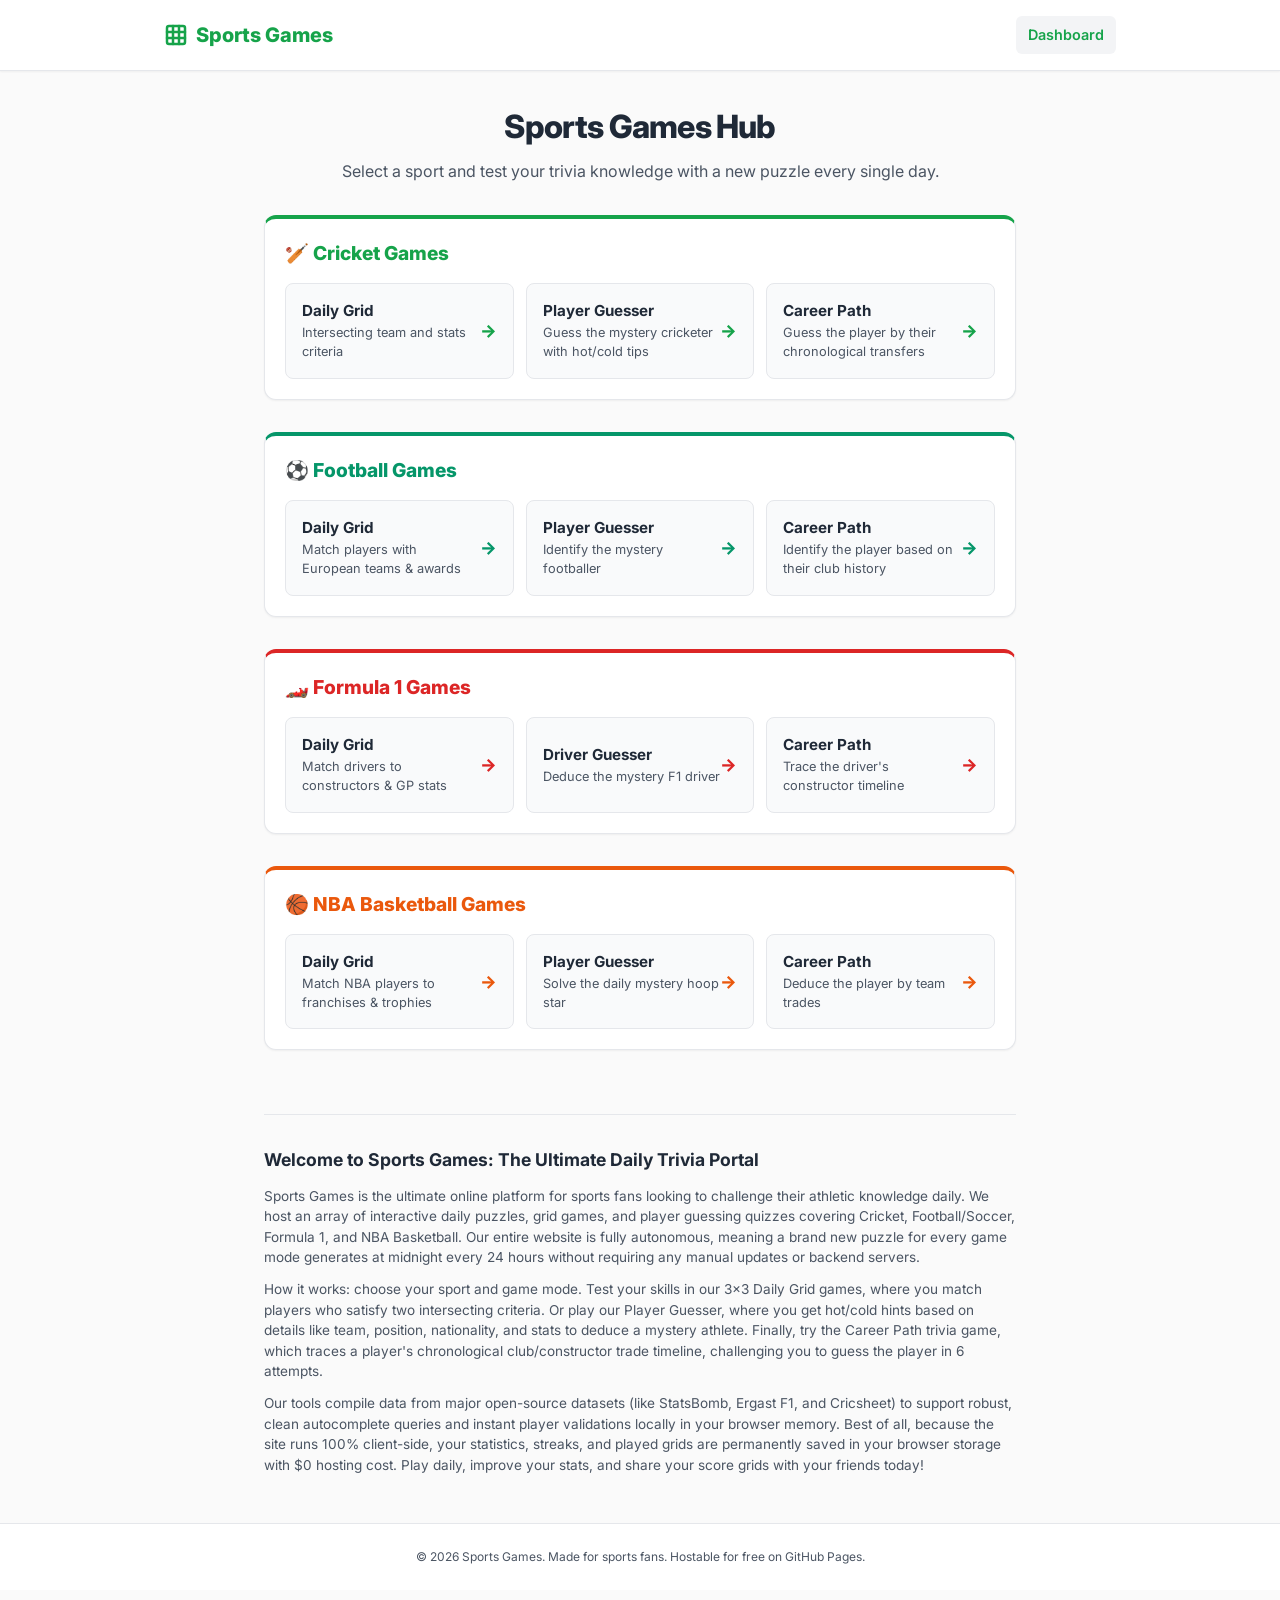
<file: index.html>
<!DOCTYPE html>
<html lang="en">
<head>
  <meta charset="UTF-8">
  <meta name="viewport" content="width=device-width, initial-scale=1.0">
  <title>Sports Games - Daily Sports Puzzles & Quizzes Portal</title>
  <meta name="description" content="Play daily sports games, grids, and trivia quizzes. Covers Cricket, Football/Soccer, Formula 1, and NBA Basketball. Fully autonomous daily puzzles.">
  <link rel="canonical" href="https://sports-games.github.io/" />
  <link rel="shortcut icon" href="favicon.svg" type="image/svg+xml">
  <link rel="stylesheet" href="style.css">
  <link rel="preconnect" href="https://fonts.googleapis.com">
  <link rel="preconnect" href="https://fonts.gstatic.com" crossorigin>
  <link href="https://fonts.googleapis.com/css2?family=Inter:wght@400;600;700;800&display=swap" rel="stylesheet">
</head>
<body>

  <header>
    <div class="nav-container">
      <a href="index.html" class="logo">
        <svg width="24" height="24" viewBox="0 0 24 24" fill="none" stroke="currentColor" stroke-width="2.5" stroke-linecap="round" stroke-linejoin="round"><rect x="3" y="3" width="18" height="18" rx="2" ry="2"></rect><line x1="9" y1="3" x2="9" y2="21"></line><line x1="15" y1="3" x2="15" y2="21"></line><line x1="3" y1="9" x2="21" y2="9"></line><line x1="3" y1="15" x2="21" y2="15"></line></svg>
        Sports Games
      </a>
      <nav class="nav-links">
        <a href="index.html" class="nav-link active">Dashboard</a>
      </nav>
    </div>
  </header>

  <main>
    <h1>Sports Games Hub</h1>
    <div class="subtitle">Select a sport and test your trivia knowledge with a new puzzle every single day.</div>

    <div class="sports-hub-container">
      
      <!-- Cricket Section -->
      <section class="sport-section cricket-section">
        <h2>🏏 Cricket Games</h2>
        <div class="game-modes-list">
          <a href="grid.html?sport=cricket" class="game-mode-card">
            <div class="game-mode-info">
              <h3>Daily Grid</h3>
              <p>Intersecting team and stats criteria</p>
            </div>
            <span class="play-arrow">&rarr;</span>
          </a>
          <a href="guesser.html?sport=cricket" class="game-mode-card">
            <div class="game-mode-info">
              <h3>Player Guesser</h3>
              <p>Guess the mystery cricketer with hot/cold tips</p>
            </div>
            <span class="play-arrow">&rarr;</span>
          </a>
          <a href="career.html?sport=cricket" class="game-mode-card">
            <div class="game-mode-info">
              <h3>Career Path</h3>
              <p>Guess the player by their chronological transfers</p>
            </div>
            <span class="play-arrow">&rarr;</span>
          </a>
        </div>
      </section>

      <!-- Football Section -->
      <section class="sport-section football-section">
        <h2>⚽ Football Games</h2>
        <div class="game-modes-list">
          <a href="grid.html?sport=football" class="game-mode-card">
            <div class="game-mode-info">
              <h3>Daily Grid</h3>
              <p>Match players with European teams & awards</p>
            </div>
            <span class="play-arrow">&rarr;</span>
          </a>
          <a href="guesser.html?sport=football" class="game-mode-card">
            <div class="game-mode-info">
              <h3>Player Guesser</h3>
              <p>Identify the mystery footballer</p>
            </div>
            <span class="play-arrow">&rarr;</span>
          </a>
          <a href="career.html?sport=football" class="game-mode-card">
            <div class="game-mode-info">
              <h3>Career Path</h3>
              <p>Identify the player based on their club history</p>
            </div>
            <span class="play-arrow">&rarr;</span>
          </a>
        </div>
      </section>

      <!-- F1 Section -->
      <section class="sport-section f1-section">
        <h2>🏎️ Formula 1 Games</h2>
        <div class="game-modes-list">
          <a href="grid.html?sport=f1" class="game-mode-card">
            <div class="game-mode-info">
              <h3>Daily Grid</h3>
              <p>Match drivers to constructors & GP stats</p>
            </div>
            <span class="play-arrow">&rarr;</span>
          </a>
          <a href="guesser.html?sport=f1" class="game-mode-card">
            <div class="game-mode-info">
              <h3>Driver Guesser</h3>
              <p>Deduce the mystery F1 driver</p>
            </div>
            <span class="play-arrow">&rarr;</span>
          </a>
          <a href="career.html?sport=f1" class="game-mode-card">
            <div class="game-mode-info">
              <h3>Career Path</h3>
              <p>Trace the driver's constructor timeline</p>
            </div>
            <span class="play-arrow">&rarr;</span>
          </a>
        </div>
      </section>

      <!-- NBA Section -->
      <section class="sport-section nba-section">
        <h2>🏀 NBA Basketball Games</h2>
        <div class="game-modes-list">
          <a href="grid.html?sport=nba" class="game-mode-card">
            <div class="game-mode-info">
              <h3>Daily Grid</h3>
              <p>Match NBA players to franchises & trophies</p>
            </div>
            <span class="play-arrow">&rarr;</span>
          </a>
          <a href="guesser.html?sport=nba" class="game-mode-card">
            <div class="game-mode-info">
              <h3>Player Guesser</h3>
              <p>Solve the daily mystery hoop star</p>
            </div>
            <span class="play-arrow">&rarr;</span>
          </a>
          <a href="career.html?sport=nba" class="game-mode-card">
            <div class="game-mode-info">
              <h3>Career Path</h3>
              <p>Deduce the player by team trades</p>
            </div>
            <span class="play-arrow">&rarr;</span>
          </a>
        </div>
      </section>

    </div>

    <!-- SEO Content Footer -->
    <section class="seo-footer">
      <h2>Welcome to Sports Games: The Ultimate Daily Trivia Portal</h2>
      <p>Sports Games is the ultimate online platform for sports fans looking to challenge their athletic knowledge daily. We host an array of interactive daily puzzles, grid games, and player guessing quizzes covering Cricket, Football/Soccer, Formula 1, and NBA Basketball. Our entire website is fully autonomous, meaning a brand new puzzle for every game mode generates at midnight every 24 hours without requiring any manual updates or backend servers.</p>
      <p>How it works: choose your sport and game mode. Test your skills in our 3x3 Daily Grid games, where you match players who satisfy two intersecting criteria. Or play our Player Guesser, where you get hot/cold hints based on details like team, position, nationality, and stats to deduce a mystery athlete. Finally, try the Career Path trivia game, which traces a player's chronological club/constructor trade timeline, challenging you to guess the player in 6 attempts.</p>
      <p>Our tools compile data from major open-source datasets (like StatsBomb, Ergast F1, and Cricsheet) to support robust, clean autocomplete queries and instant player validations locally in your browser memory. Best of all, because the site runs 100% client-side, your statistics, streaks, and played grids are permanently saved in your browser storage with $0 hosting cost. Play daily, improve your stats, and share your score grids with your friends today!</p>
    </section>
  </main>

  <footer>
    &copy; 2026 Sports Games. Made for sports fans. Hostable for free on GitHub Pages.
  </footer>

</body>
</html>
</file>
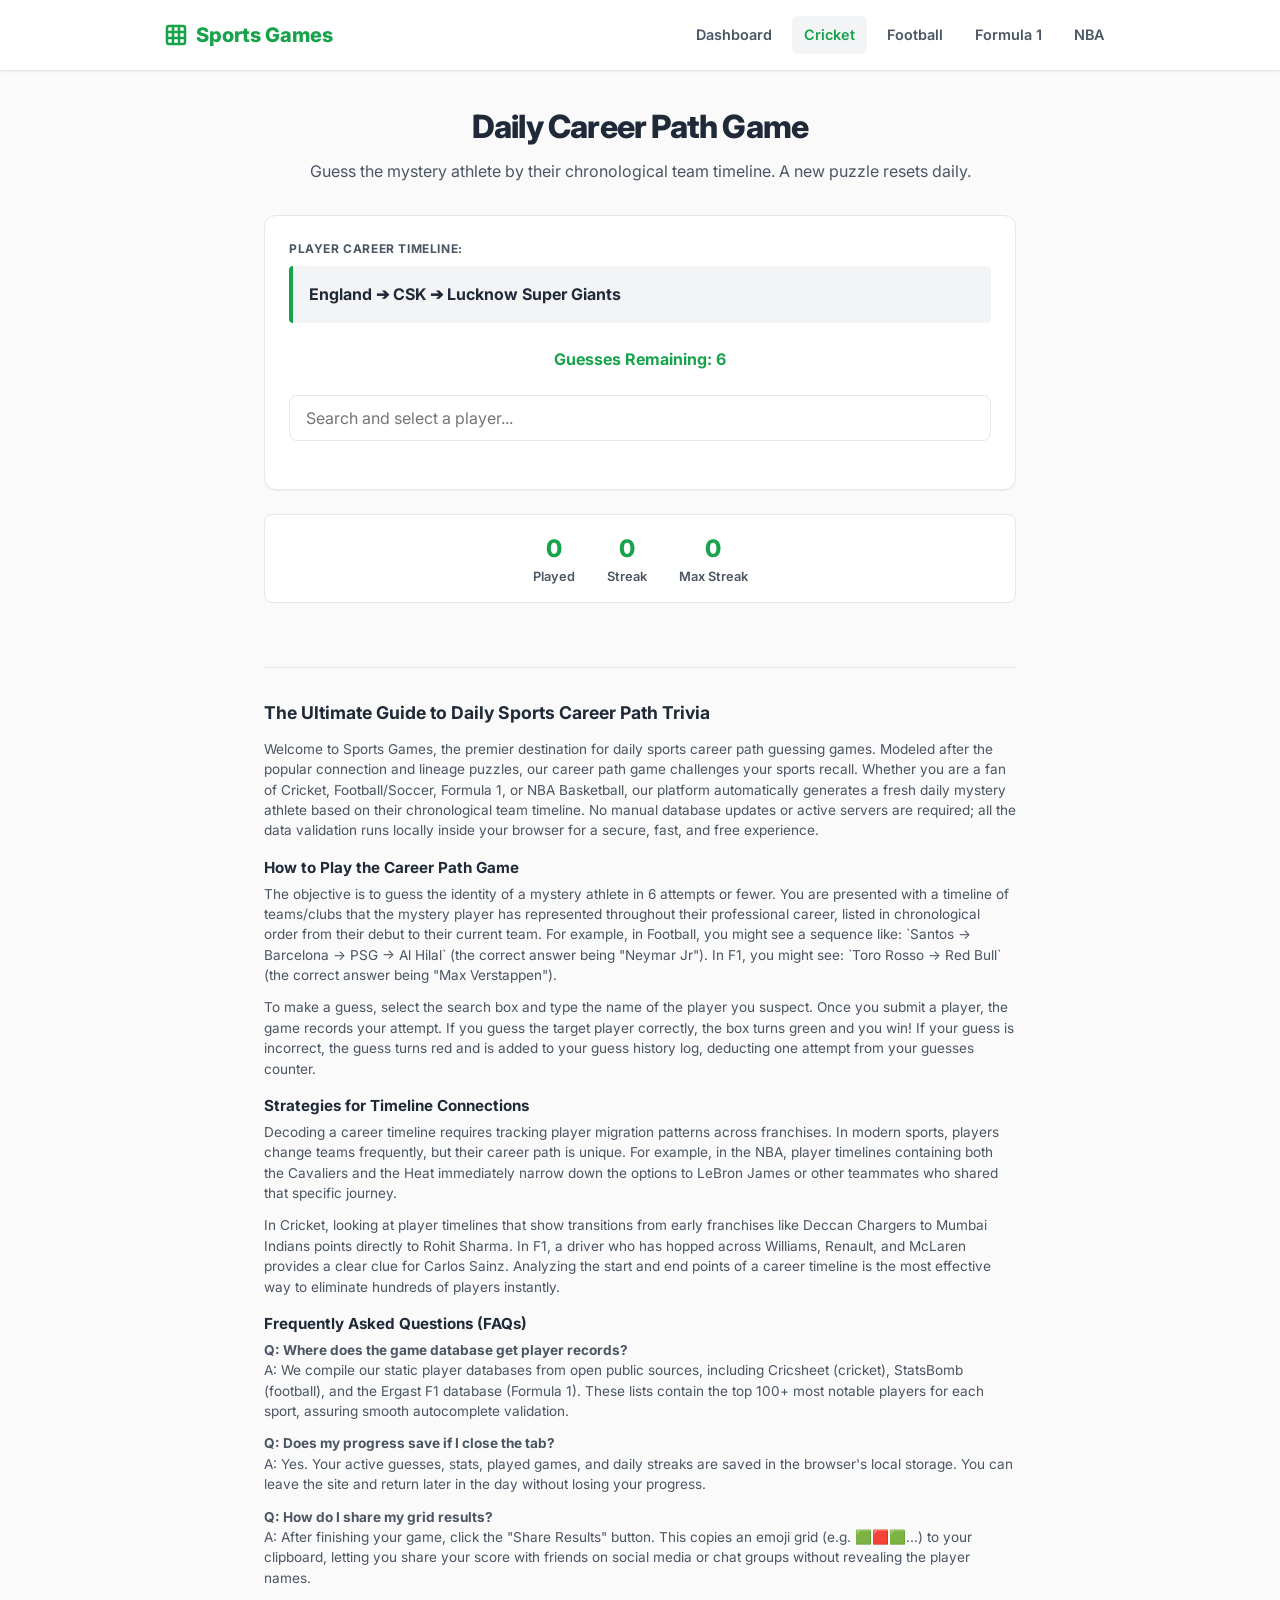
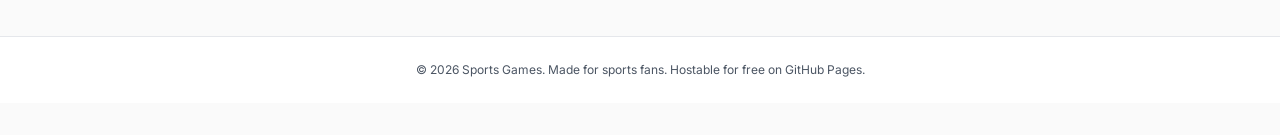
<file: career.html>
<!DOCTYPE html>
<html lang="en">
<head>
  <meta charset="UTF-8">
  <meta name="viewport" content="width=device-width, initial-scale=1.0">
  <title>Sports Games - Daily Career Path Guessing Game</title>
  <meta name="description" content="Play the daily sports career path trivia game. Guess the mystery player based on their chronological team transfer timeline. Fully autonomous daily puzzles.">
  <link rel="canonical" href="https://sports-games.github.io/career.html" />
  <link rel="shortcut icon" href="favicon.svg" type="image/svg+xml">
  <link rel="stylesheet" href="style.css">
  <link rel="preconnect" href="https://fonts.googleapis.com">
  <link rel="preconnect" href="https://fonts.gstatic.com" crossorigin>
  <link href="https://fonts.googleapis.com/css2?family=Inter:wght@400;600;700;800&display=swap" rel="stylesheet">
</head>
<body class="theme-cricket" id="body-theme">

  <header>
    <div class="nav-container">
      <a href="index.html" class="logo">
        <svg width="24" height="24" viewBox="0 0 24 24" fill="none" stroke="currentColor" stroke-width="2.5" stroke-linecap="round" stroke-linejoin="round"><rect x="3" y="3" width="18" height="18" rx="2" ry="2"></rect><line x1="9" y1="3" x2="9" y2="21"></line><line x1="15" y1="3" x2="15" y2="21"></line><line x1="3" y1="9" x2="21" y2="9"></line><line x1="3" y1="15" x2="21" y2="15"></line></svg>
        Sports Games
      </a>
      <nav class="nav-links">
        <a href="index.html" class="nav-link">Dashboard</a>
        <a href="career.html?sport=cricket" class="nav-link" id="nav-cricket">Cricket</a>
        <a href="career.html?sport=football" class="nav-link" id="nav-football">Football</a>
        <a href="career.html?sport=f1" class="nav-link" id="nav-f1">Formula 1</a>
        <a href="career.html?sport=nba" class="nav-link" id="nav-nba">NBA</a>
      </nav>
    </div>
  </header>

  <main>
    <h1 id="game-title">Daily Career Path Game</h1>
    <div class="subtitle">Guess the mystery athlete by their chronological team timeline. A new puzzle resets daily.</div>

    <div class="game-play-box">
      <!-- Clue Board -->
      <div style="font-weight: 700; color: var(--text-secondary); margin-bottom: 0.5rem; text-transform: uppercase; font-size: 0.75rem; letter-spacing: 0.05em;">
        Player Career Timeline:
      </div>
      <div class="clue-box" id="career-clue-box">
        <!-- Generated timeline string (e.g. Team A -> Team B -> Team C) -->
        Loading timeline...
      </div>

      <div style="font-weight: 700; color: var(--primary-accent); margin-bottom: 0.5rem; text-align: center;">
        Guesses Remaining: <span id="guesses-counter">6</span>
      </div>
      
      <!-- Input Area -->
      <div style="position: relative; margin-bottom: 1.5rem;">
        <input type="text" class="search-input" id="search-input" placeholder="Search and select a player..." autocomplete="off">
        <div class="autocomplete-results" id="autocomplete-list" style="position: absolute; width: 100%; z-index: 50;">
          <!-- Autocomplete results load here -->
        </div>
      </div>

      <!-- Guesses Log -->
      <div id="guesses-log" style="display: flex; flex-direction: column; gap: 0.5rem;">
        <!-- Rendered guesses list -->
      </div>
    </div>

    <!-- Stats & Streaks Dashboard -->
    <div class="game-stats">
      <div class="stat-box">
        <div class="stat-value" id="stat-played">0</div>
        <div class="stat-label">Played</div>
      </div>
      <div class="stat-box">
        <div class="stat-value" id="stat-streak">0</div>
        <div class="stat-label">Streak</div>
      </div>
      <div class="stat-box">
        <div class="stat-value" id="stat-max">0</div>
        <div class="stat-label">Max Streak</div>
      </div>
    </div>

    <!-- Share Results Container -->
    <div class="share-container" id="share-container" style="display: none;">
      <button class="share-btn" id="share-results-btn">
        <svg width="18" height="18" viewBox="0 0 24 24" fill="none" stroke="currentColor" stroke-width="2" stroke-linecap="round" stroke-linejoin="round"><circle cx="18" cy="5" r="3"></circle><circle cx="6" cy="12" r="3"></circle><circle cx="18" cy="19" r="3"></circle><line x1="8.59" y1="13.51" x2="15.42" y2="17.49"></line><line x1="15.41" y1="6.51" x2="8.59" y2="10.49"></line></svg>
        Share Results
      </button>
    </div>

    <!-- SEO Content Footer -->
    <section class="seo-footer">
      <h2>The Ultimate Guide to Daily Sports Career Path Trivia</h2>
      <p>Welcome to Sports Games, the premier destination for daily sports career path guessing games. Modeled after the popular connection and lineage puzzles, our career path game challenges your sports recall. Whether you are a fan of Cricket, Football/Soccer, Formula 1, or NBA Basketball, our platform automatically generates a fresh daily mystery athlete based on their chronological team timeline. No manual database updates or active servers are required; all the data validation runs locally inside your browser for a secure, fast, and free experience.</p>
      
      <h3>How to Play the Career Path Game</h3>
      <p>The objective is to guess the identity of a mystery athlete in 6 attempts or fewer. You are presented with a timeline of teams/clubs that the mystery player has represented throughout their professional career, listed in chronological order from their debut to their current team. For example, in Football, you might see a sequence like: `Santos -> Barcelona -> PSG -> Al Hilal` (the correct answer being "Neymar Jr"). In F1, you might see: `Toro Rosso -> Red Bull` (the correct answer being "Max Verstappen").</p>
      <p>To make a guess, select the search box and type the name of the player you suspect. Once you submit a player, the game records your attempt. If you guess the target player correctly, the box turns green and you win! If your guess is incorrect, the guess turns red and is added to your guess history log, deducting one attempt from your guesses counter.</p>

      <h3>Strategies for Timeline Connections</h3>
      <p>Decoding a career timeline requires tracking player migration patterns across franchises. In modern sports, players change teams frequently, but their career path is unique. For example, in the NBA, player timelines containing both the Cavaliers and the Heat immediately narrow down the options to LeBron James or other teammates who shared that specific journey.</p>
      <p>In Cricket, looking at player timelines that show transitions from early franchises like Deccan Chargers to Mumbai Indians points directly to Rohit Sharma. In F1, a driver who has hopped across Williams, Renault, and McLaren provides a clear clue for Carlos Sainz. Analyzing the start and end points of a career timeline is the most effective way to eliminate hundreds of players instantly.</p>

      <h3>Frequently Asked Questions (FAQs)</h3>
      <p><strong>Q: Where does the game database get player records?</strong><br>A: We compile our static player databases from open public sources, including Cricsheet (cricket), StatsBomb (football), and the Ergast F1 database (Formula 1). These lists contain the top 100+ most notable players for each sport, assuring smooth autocomplete validation.</p>
      <p><strong>Q: Does my progress save if I close the tab?</strong><br>A: Yes. Your active guesses, stats, played games, and daily streaks are saved in the browser's local storage. You can leave the site and return later in the day without losing your progress.</p>
      <p><strong>Q: How do I share my grid results?</strong><br>A: After finishing your game, click the "Share Results" button. This copies an emoji grid (e.g. 🟩🟥🟩...) to your clipboard, letting you share your score with friends on social media or chat groups without revealing the player names.</p>
    </section>
  </main>

  <footer>
    &copy; 2026 Sports Games. Made for sports fans. Hostable for free on GitHub Pages.
  </footer>

  <script src="app.js"></script>
</body>
</html>
</file>
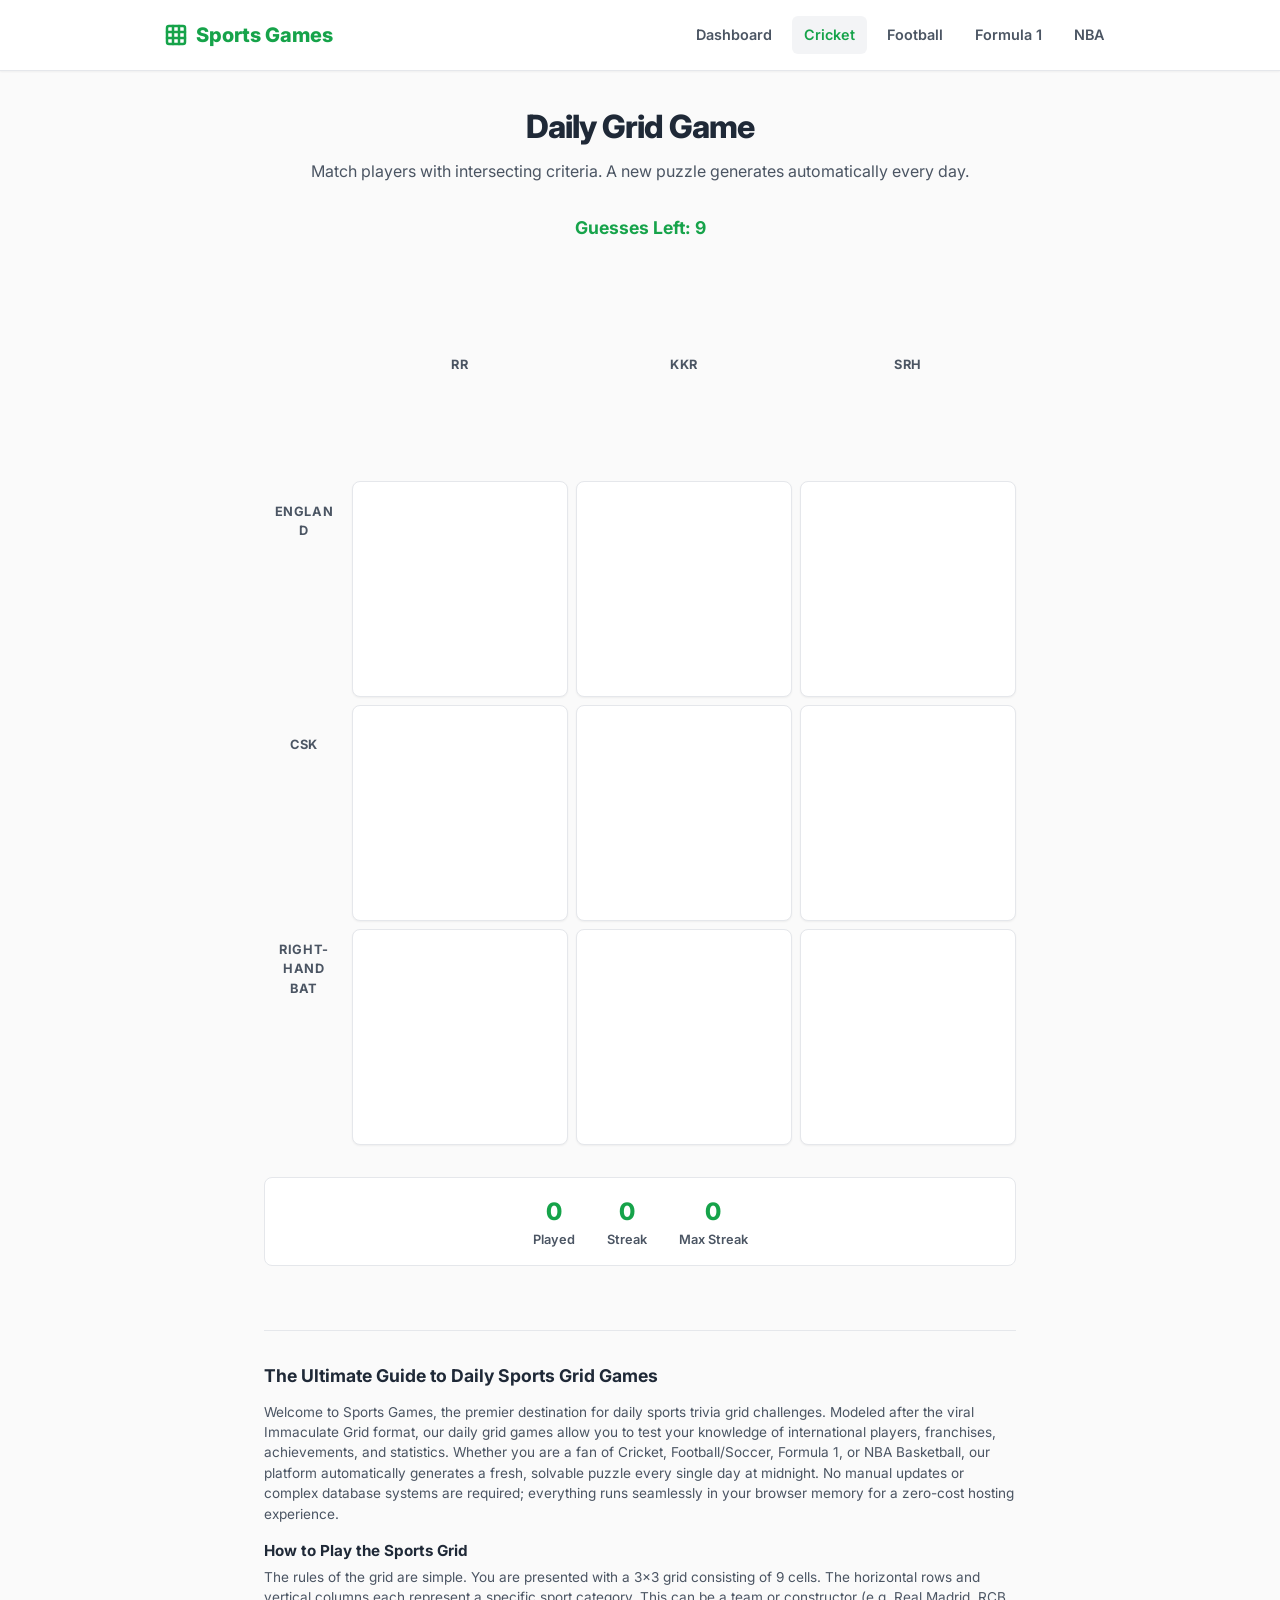
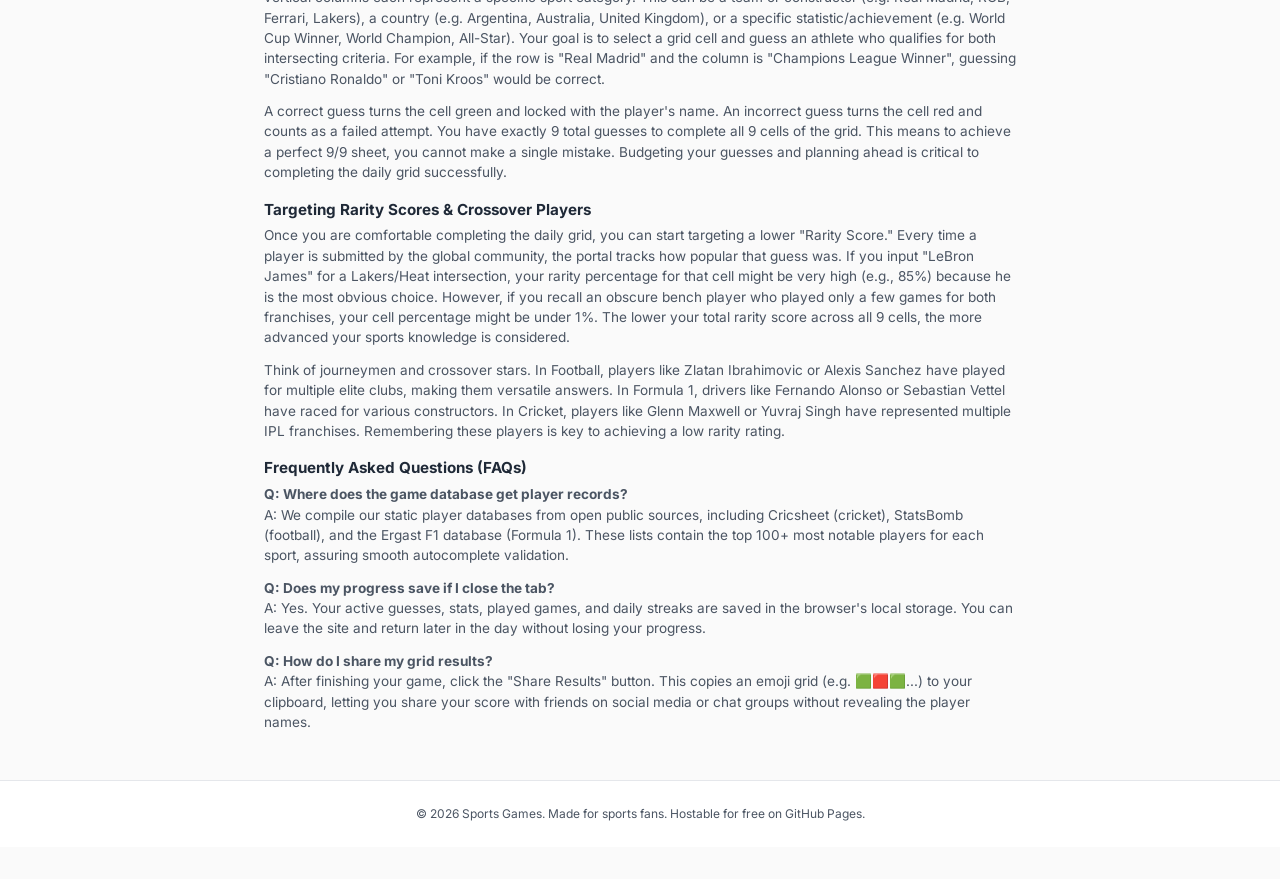
<file: grid.html>
<!DOCTYPE html>
<html lang="en">
<head>
  <meta charset="UTF-8">
  <meta name="viewport" content="width=device-width, initial-scale=1.0">
  <title>Sports Games - Daily 3x3 Grid Puzzle</title>
  <meta name="description" content="Play the daily 3x3 sports grid puzzle. Match players with intersecting team and statistical criteria. Fully autonomous daily grids.">
  <link rel="canonical" href="https://sports-games.github.io/grid.html" />
  <link rel="shortcut icon" href="favicon.svg" type="image/svg+xml">
  <link rel="stylesheet" href="style.css">
  <link rel="preconnect" href="https://fonts.googleapis.com">
  <link rel="preconnect" href="https://fonts.gstatic.com" crossorigin>
  <link href="https://fonts.googleapis.com/css2?family=Inter:wght@400;600;700;800&display=swap" rel="stylesheet">
</head>
<body class="theme-cricket" id="body-theme">

  <header>
    <div class="nav-container">
      <a href="index.html" class="logo">
        <svg width="24" height="24" viewBox="0 0 24 24" fill="none" stroke="currentColor" stroke-width="2.5" stroke-linecap="round" stroke-linejoin="round"><rect x="3" y="3" width="18" height="18" rx="2" ry="2"></rect><line x1="9" y1="3" x2="9" y2="21"></line><line x1="15" y1="3" x2="15" y2="21"></line><line x1="3" y1="9" x2="21" y2="9"></line><line x1="3" y1="15" x2="21" y2="15"></line></svg>
        Sports Games
      </a>
      <nav class="nav-links">
        <a href="index.html" class="nav-link">Dashboard</a>
        <a href="grid.html?sport=cricket" class="nav-link" id="nav-cricket">Cricket</a>
        <a href="grid.html?sport=football" class="nav-link" id="nav-football">Football</a>
        <a href="grid.html?sport=f1" class="nav-link" id="nav-f1">Formula 1</a>
        <a href="grid.html?sport=nba" class="nav-link" id="nav-nba">NBA</a>
      </nav>
    </div>
  </header>

  <main>
    <h1 id="game-title">Daily Grid Game</h1>
    <div class="subtitle">Match players with intersecting criteria. A new puzzle generates automatically every day.</div>

    <div style="text-align: center; font-weight: 700; margin-bottom: 1rem; font-size: 1.1rem; color: var(--primary-accent);">
      Guesses Left: <span id="guesses-counter">9</span>
    </div>

    <!-- 3x3 Daily Grid Layout -->
    <div class="grid-container" id="grid-layout">
      <!-- Generated via JS -->
    </div>

    <!-- Stats & Streaks Dashboard -->
    <div class="game-stats">
      <div class="stat-box">
        <div class="stat-value" id="stat-played">0</div>
        <div class="stat-label">Played</div>
      </div>
      <div class="stat-box">
        <div class="stat-value" id="stat-streak">0</div>
        <div class="stat-label">Streak</div>
      </div>
      <div class="stat-box">
        <div class="stat-value" id="stat-max">0</div>
        <div class="stat-label">Max Streak</div>
      </div>
    </div>

    <!-- Share Results Container -->
    <div class="share-container" id="share-container" style="display: none;">
      <button class="share-btn" id="share-results-btn">
        <svg width="18" height="18" viewBox="0 0 24 24" fill="none" stroke="currentColor" stroke-width="2" stroke-linecap="round" stroke-linejoin="round"><circle cx="18" cy="5" r="3"></circle><circle cx="6" cy="12" r="3"></circle><circle cx="18" cy="19" r="3"></circle><line x1="8.59" y1="13.51" x2="15.42" y2="17.49"></line><line x1="15.41" y1="6.51" x2="8.59" y2="10.49"></line></svg>
        Share Results
      </button>
    </div>

    <!-- Interactive Search Modal -->
    <div class="modal" id="guess-modal">
      <div class="modal-content">
        <button class="close-btn" id="close-modal-btn">&times;</button>
        <h3 style="font-weight: 800; font-size: 1.1rem; margin-bottom: 0.5rem; color: var(--primary-accent);">Select a Player</h3>
        <p style="font-size: 0.9rem; color: var(--text-secondary);">
          Must match both: <strong id="row-crit-display"></strong> and <strong id="col-crit-display"></strong>
        </p>
        <input type="text" class="search-input" id="search-input" placeholder="Type name..." autocomplete="off">
        <div class="autocomplete-results" id="autocomplete-list">
          <!-- Autocomplete results load here -->
        </div>
      </div>
    </div>

    <!-- SEO Content Footer -->
    <section class="seo-footer">
      <h2>The Ultimate Guide to Daily Sports Grid Games</h2>
      <p>Welcome to Sports Games, the premier destination for daily sports trivia grid challenges. Modeled after the viral Immaculate Grid format, our daily grid games allow you to test your knowledge of international players, franchises, achievements, and statistics. Whether you are a fan of Cricket, Football/Soccer, Formula 1, or NBA Basketball, our platform automatically generates a fresh, solvable puzzle every single day at midnight. No manual updates or complex database systems are required; everything runs seamlessly in your browser memory for a zero-cost hosting experience.</p>
      
      <h3>How to Play the Sports Grid</h3>
      <p>The rules of the grid are simple. You are presented with a 3x3 grid consisting of 9 cells. The horizontal rows and vertical columns each represent a specific sport category. This can be a team or constructor (e.g. Real Madrid, RCB, Ferrari, Lakers), a country (e.g. Argentina, Australia, United Kingdom), or a specific statistic/achievement (e.g. World Cup Winner, World Champion, All-Star). Your goal is to select a grid cell and guess an athlete who qualifies for both intersecting criteria. For example, if the row is "Real Madrid" and the column is "Champions League Winner", guessing "Cristiano Ronaldo" or "Toni Kroos" would be correct.</p>
      <p>A correct guess turns the cell green and locked with the player's name. An incorrect guess turns the cell red and counts as a failed attempt. You have exactly 9 total guesses to complete all 9 cells of the grid. This means to achieve a perfect 9/9 sheet, you cannot make a single mistake. Budgeting your guesses and planning ahead is critical to completing the daily grid successfully.</p>

      <h3>Targeting Rarity Scores & Crossover Players</h3>
      <p>Once you are comfortable completing the daily grid, you can start targeting a lower "Rarity Score." Every time a player is submitted by the global community, the portal tracks how popular that guess was. If you input "LeBron James" for a Lakers/Heat intersection, your rarity percentage for that cell might be very high (e.g., 85%) because he is the most obvious choice. However, if you recall an obscure bench player who played only a few games for both franchises, your cell percentage might be under 1%. The lower your total rarity score across all 9 cells, the more advanced your sports knowledge is considered.</p>
      <p>Think of journeymen and crossover stars. In Football, players like Zlatan Ibrahimovic or Alexis Sanchez have played for multiple elite clubs, making them versatile answers. In Formula 1, drivers like Fernando Alonso or Sebastian Vettel have raced for various constructors. In Cricket, players like Glenn Maxwell or Yuvraj Singh have represented multiple IPL franchises. Remembering these players is key to achieving a low rarity rating.</p>

      <h3>Frequently Asked Questions (FAQs)</h3>
      <p><strong>Q: Where does the game database get player records?</strong><br>A: We compile our static player databases from open public sources, including Cricsheet (cricket), StatsBomb (football), and the Ergast F1 database (Formula 1). These lists contain the top 100+ most notable players for each sport, assuring smooth autocomplete validation.</p>
      <p><strong>Q: Does my progress save if I close the tab?</strong><br>A: Yes. Your active guesses, stats, played games, and daily streaks are saved in the browser's local storage. You can leave the site and return later in the day without losing your progress.</p>
      <p><strong>Q: How do I share my grid results?</strong><br>A: After finishing your game, click the "Share Results" button. This copies an emoji grid (e.g. 🟩🟥🟩...) to your clipboard, letting you share your score with friends on social media or chat groups without revealing the player names.</p>
    </section>
  </main>

  <footer>
    &copy; 2026 Sports Games. Made for sports fans. Hostable for free on GitHub Pages.
  </footer>

  <script src="app.js"></script>
</body>
</html>
</file>
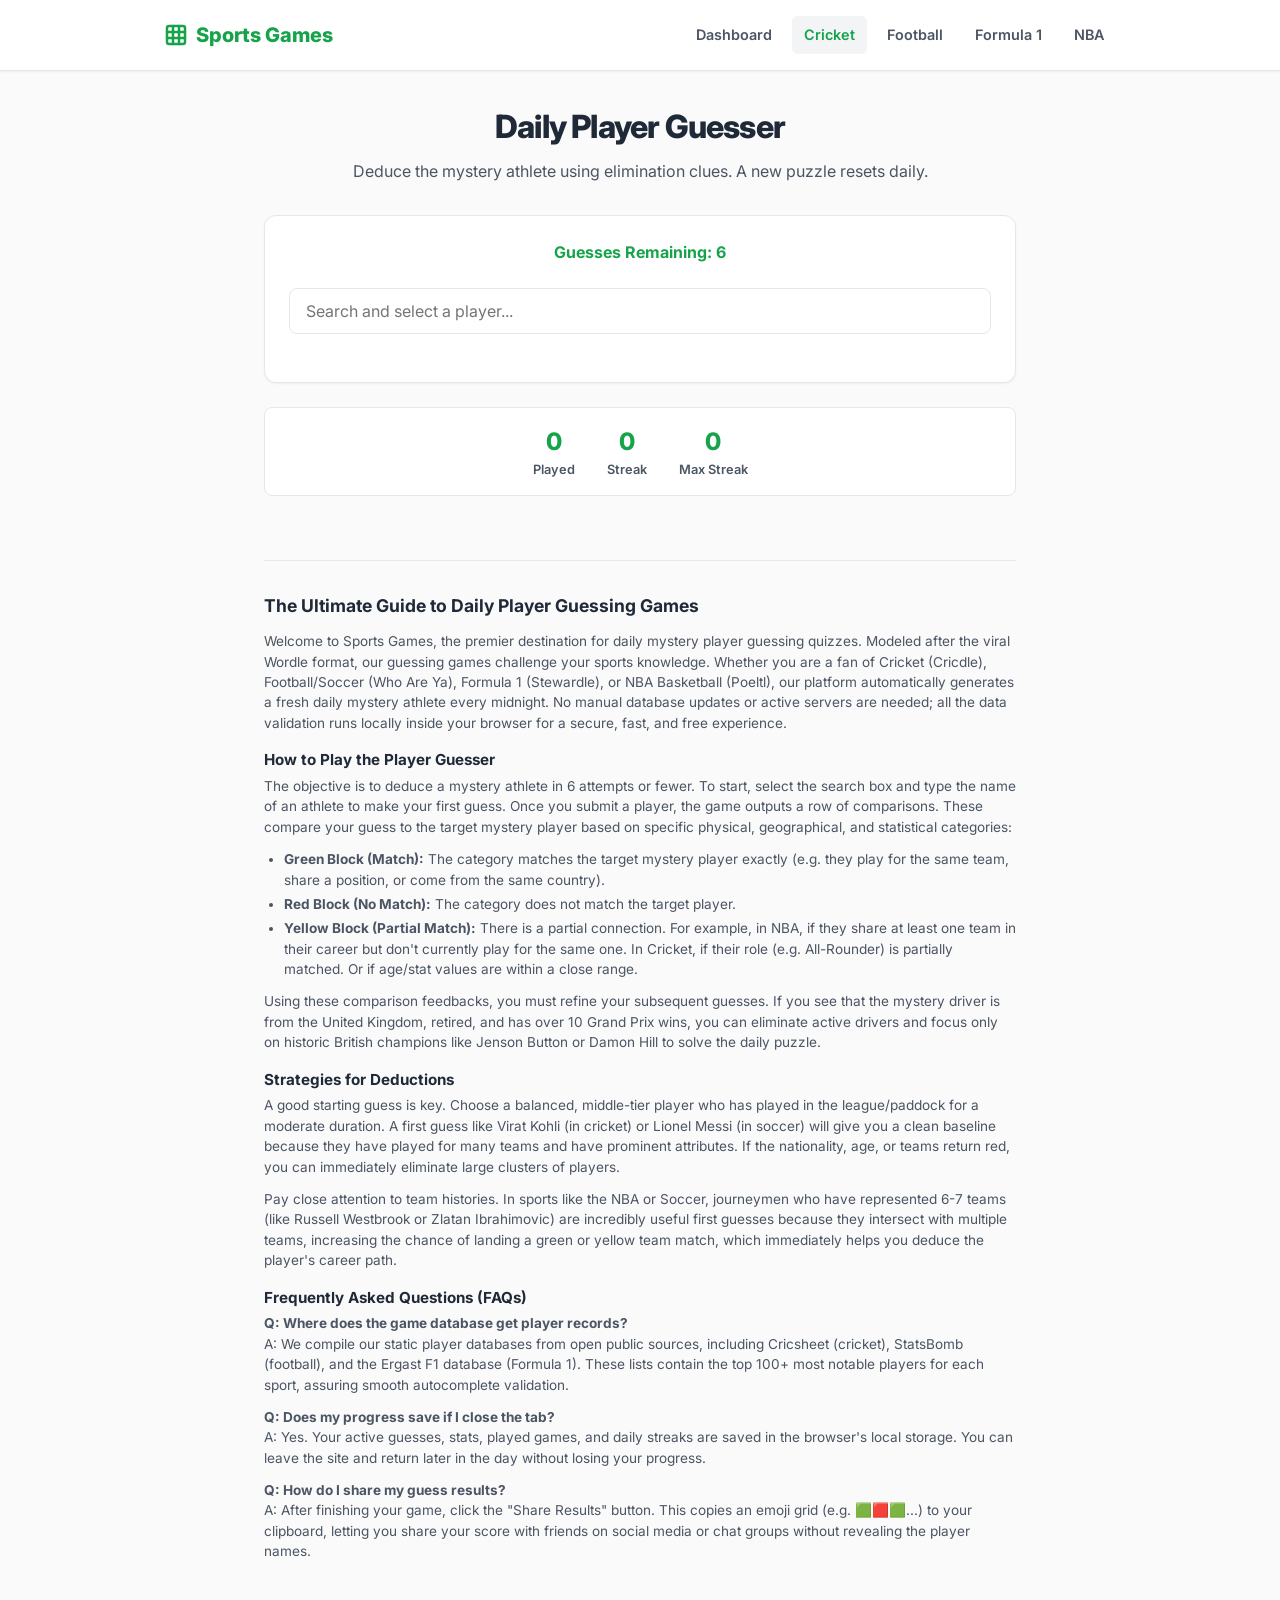
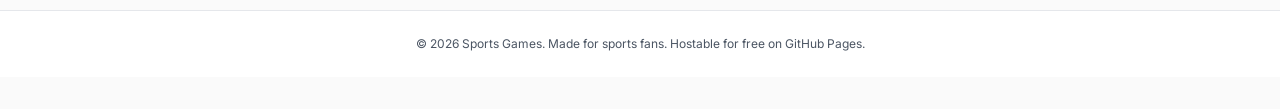
<file: guesser.html>
<!DOCTYPE html>
<html lang="en">
<head>
  <meta charset="UTF-8">
  <meta name="viewport" content="width=device-width, initial-scale=1.0">
  <title>Sports Games - Daily Mystery Player Guesser</title>
  <meta name="description" content="Play the daily mystery sports player guessing game. Test your knowledge by deducing the athlete based on hot/cold hints. Fully autonomous daily puzzles.">
  <link rel="canonical" href="https://sports-games.github.io/guesser.html" />
  <link rel="shortcut icon" href="favicon.svg" type="image/svg+xml">
  <link rel="stylesheet" href="style.css">
  <link rel="preconnect" href="https://fonts.googleapis.com">
  <link rel="preconnect" href="https://fonts.gstatic.com" crossorigin>
  <link href="https://fonts.googleapis.com/css2?family=Inter:wght@400;600;700;800&display=swap" rel="stylesheet">
</head>
<body class="theme-cricket" id="body-theme">

  <header>
    <div class="nav-container">
      <a href="index.html" class="logo">
        <svg width="24" height="24" viewBox="0 0 24 24" fill="none" stroke="currentColor" stroke-width="2.5" stroke-linecap="round" stroke-linejoin="round"><rect x="3" y="3" width="18" height="18" rx="2" ry="2"></rect><line x1="9" y1="3" x2="9" y2="21"></line><line x1="15" y1="3" x2="15" y2="21"></line><line x1="3" y1="9" x2="21" y2="9"></line><line x1="3" y1="15" x2="21" y2="15"></line></svg>
        Sports Games
      </a>
      <nav class="nav-links">
        <a href="index.html" class="nav-link">Dashboard</a>
        <a href="guesser.html?sport=cricket" class="nav-link" id="nav-cricket">Cricket</a>
        <a href="guesser.html?sport=football" class="nav-link" id="nav-football">Football</a>
        <a href="guesser.html?sport=f1" class="nav-link" id="nav-f1">Formula 1</a>
        <a href="guesser.html?sport=nba" class="nav-link" id="nav-nba">NBA</a>
      </nav>
    </div>
  </header>

  <main>
    <h1 id="game-title">Daily Player Guesser</h1>
    <div class="subtitle">Deduce the mystery athlete using elimination clues. A new puzzle resets daily.</div>

    <div class="game-play-box">
      <div style="font-weight: 700; color: var(--primary-accent); margin-bottom: 0.5rem; text-align: center;">
        Guesses Remaining: <span id="guesses-counter">6</span>
      </div>
      
      <!-- Input Area -->
      <div style="position: relative; margin-bottom: 1.5rem;">
        <input type="text" class="search-input" id="search-input" placeholder="Search and select a player..." autocomplete="off">
        <div class="autocomplete-results" id="autocomplete-list" style="position: absolute; width: 100%; z-index: 50;">
          <!-- Autocomplete results load here -->
        </div>
      </div>

      <!-- Guesses Log -->
      <div id="guesses-log">
        <!-- Rendered guesses comparison grids -->
      </div>
    </div>

    <!-- Stats & Streaks Dashboard -->
    <div class="game-stats">
      <div class="stat-box">
        <div class="stat-value" id="stat-played">0</div>
        <div class="stat-label">Played</div>
      </div>
      <div class="stat-box">
        <div class="stat-value" id="stat-streak">0</div>
        <div class="stat-label">Streak</div>
      </div>
      <div class="stat-box">
        <div class="stat-value" id="stat-max">0</div>
        <div class="stat-label">Max Streak</div>
      </div>
    </div>

    <!-- Share Results Container -->
    <div class="share-container" id="share-container" style="display: none;">
      <button class="share-btn" id="share-results-btn">
        <svg width="18" height="18" viewBox="0 0 24 24" fill="none" stroke="currentColor" stroke-width="2" stroke-linecap="round" stroke-linejoin="round"><circle cx="18" cy="5" r="3"></circle><circle cx="6" cy="12" r="3"></circle><circle cx="18" cy="19" r="3"></circle><line x1="8.59" y1="13.51" x2="15.42" y2="17.49"></line><line x1="15.41" y1="6.51" x2="8.59" y2="10.49"></line></svg>
        Share Results
      </button>
    </div>

    <!-- SEO Content Footer -->
    <section class="seo-footer">
      <h2>The Ultimate Guide to Daily Player Guessing Games</h2>
      <p>Welcome to Sports Games, the premier destination for daily mystery player guessing quizzes. Modeled after the viral Wordle format, our guessing games challenge your sports knowledge. Whether you are a fan of Cricket (Cricdle), Football/Soccer (Who Are Ya), Formula 1 (Stewardle), or NBA Basketball (Poeltl), our platform automatically generates a fresh daily mystery athlete every midnight. No manual database updates or active servers are needed; all the data validation runs locally inside your browser for a secure, fast, and free experience.</p>
      
      <h3>How to Play the Player Guesser</h3>
      <p>The objective is to deduce a mystery athlete in 6 attempts or fewer. To start, select the search box and type the name of an athlete to make your first guess. Once you submit a player, the game outputs a row of comparisons. These compare your guess to the target mystery player based on specific physical, geographical, and statistical categories:</p>
      <ul>
        <li><strong>Green Block (Match):</strong> The category matches the target mystery player exactly (e.g. they play for the same team, share a position, or come from the same country).</li>
        <li><strong>Red Block (No Match):</strong> The category does not match the target player.</li>
        <li><strong>Yellow Block (Partial Match):</strong> There is a partial connection. For example, in NBA, if they share at least one team in their career but don't currently play for the same one. In Cricket, if their role (e.g. All-Rounder) is partially matched. Or if age/stat values are within a close range.</li>
      </ul>
      <p>Using these comparison feedbacks, you must refine your subsequent guesses. If you see that the mystery driver is from the United Kingdom, retired, and has over 10 Grand Prix wins, you can eliminate active drivers and focus only on historic British champions like Jenson Button or Damon Hill to solve the daily puzzle.</p>

      <h3>Strategies for Deductions</h3>
      <p>A good starting guess is key. Choose a balanced, middle-tier player who has played in the league/paddock for a moderate duration. A first guess like Virat Kohli (in cricket) or Lionel Messi (in soccer) will give you a clean baseline because they have played for many teams and have prominent attributes. If the nationality, age, or teams return red, you can immediately eliminate large clusters of players.</p>
      <p>Pay close attention to team histories. In sports like the NBA or Soccer, journeymen who have represented 6-7 teams (like Russell Westbrook or Zlatan Ibrahimovic) are incredibly useful first guesses because they intersect with multiple teams, increasing the chance of landing a green or yellow team match, which immediately helps you deduce the player's career path.</p>

      <h3>Frequently Asked Questions (FAQs)</h3>
      <p><strong>Q: Where does the game database get player records?</strong><br>A: We compile our static player databases from open public sources, including Cricsheet (cricket), StatsBomb (football), and the Ergast F1 database (Formula 1). These lists contain the top 100+ most notable players for each sport, assuring smooth autocomplete validation.</p>
      <p><strong>Q: Does my progress save if I close the tab?</strong><br>A: Yes. Your active guesses, stats, played games, and daily streaks are saved in the browser's local storage. You can leave the site and return later in the day without losing your progress.</p>
      <p><strong>Q: How do I share my guess results?</strong><br>A: After finishing your game, click the "Share Results" button. This copies an emoji grid (e.g. 🟩🟥🟩...) to your clipboard, letting you share your score with friends on social media or chat groups without revealing the player names.</p>
    </section>
  </main>

  <footer>
    &copy; 2026 Sports Games. Made for sports fans. Hostable for free on GitHub Pages.
  </footer>

  <script src="app.js"></script>
</body>
</html>
</file>
<file: style.css>
:root {
  --bg-color: #fafafa;
  --card-bg: #ffffff;
  --text-primary: #1f2937;
  --text-secondary: #4b5563;
  --border-color: #e5e7eb;
  
  /* Default Theme (Cricket Green) */
  --primary-accent: #16a34a;
  --primary-hover: #15803d;
  
  /* Grid cell statuses */
  --correct-bg: #d1fae5;
  --correct-text: #065f46;
  --correct-border: #a7f3d0;
  
  --incorrect-bg: #fee2e2;
  --incorrect-text: #991b1b;
  --incorrect-border: #fca5a5;

  --active-bg: #fef3c7;
  --active-text: #92400e;
  
  --font-sans: 'Inter', -apple-system, BlinkMacSystemFont, "Segoe UI", Roboto, Helvetica, Arial, sans-serif;
  --shadow-sm: 0 1px 2px 0 rgba(0, 0, 0, 0.05);
  --shadow-md: 0 4px 6px -1px rgba(0, 0, 0, 0.1), 0 2px 4px -1px rgba(0, 0, 0, 0.06);
  --transition: all 0.2s cubic-bezier(0.4, 0, 0.2, 1);
}

/* Theme Classes dynamically set on <body> */
body.theme-cricket {
  --primary-accent: #16a34a;
  --primary-hover: #15803d;
}

body.theme-football {
  --primary-accent: #059669;
  --primary-hover: #047857;
}

body.theme-f1 {
  --primary-accent: #dc2626;
  --primary-hover: #b91c1c;
}

body.theme-nba {
  --primary-accent: #ea580c;
  --primary-hover: #c2410c;
}

* {
  box-sizing: border-box;
  margin: 0;
  padding: 0;
}

body {
  background-color: var(--bg-color);
  color: var(--text-primary);
  font-family: var(--font-sans);
  line-height: 1.5;
  padding-bottom: 2rem;
  -webkit-tap-highlight-color: transparent;
}

/* Header & Navigation - Mobile First */
header {
  background-color: var(--card-bg);
  border-bottom: 1px solid var(--border-color);
  position: sticky;
  top: 0;
  z-index: 100;
  box-shadow: var(--shadow-sm);
}

.nav-container {
  width: 100%;
  padding: 0.75rem 1rem;
  display: flex;
  flex-direction: column;
  align-items: center;
  gap: 0.75rem;
}

.logo {
  font-size: 1.25rem;
  font-weight: 800;
  color: var(--primary-accent);
  text-decoration: none;
  display: flex;
  align-items: center;
  gap: 0.5rem;
  transition: var(--transition);
}

.nav-links {
  display: flex;
  gap: 0.25rem;
  width: 100%;
  justify-content: space-around;
}

.nav-link {
  color: var(--text-secondary);
  text-decoration: none;
  font-weight: 600;
  font-size: 0.8rem;
  padding: 0.5rem 0.6rem;
  border-radius: 0.375rem;
  transition: var(--transition);
  text-align: center;
  flex: 1;
}

.nav-link:hover, .nav-link.active {
  color: var(--primary-accent);
  background-color: #f3f4f6;
}

/* Main Container - Mobile First */
main {
  width: 100%;
  padding: 1rem;
  margin: 0 auto;
}

h1 {
  font-size: 1.6rem;
  font-weight: 800;
  text-align: center;
  margin-bottom: 0.25rem;
  letter-spacing: -0.025em;
}

.subtitle {
  color: var(--text-secondary);
  text-align: center;
  margin-bottom: 1.5rem;
  font-size: 0.85rem;
  padding: 0 0.5rem;
}

/* Dashboard Hub Grid */
.sports-hub-container {
  display: flex;
  flex-direction: column;
  gap: 2rem;
  margin-top: 1rem;
}

.sport-section {
  background-color: var(--card-bg);
  border: 1px solid var(--border-color);
  border-radius: 0.75rem;
  padding: 1.25rem;
  box-shadow: var(--shadow-sm);
  border-top: 4px solid var(--theme-color);
}

.sport-section.cricket-section { --theme-color: #16a34a; }
.sport-section.football-section { --theme-color: #059669; }
.sport-section.f1-section { --theme-color: #dc2626; }
.sport-section.nba-section { --theme-color: #ea580c; }

.sport-section h2 {
  font-size: 1.2rem;
  font-weight: 800;
  margin-bottom: 1rem;
  color: var(--theme-color);
  display: flex;
  align-items: center;
  gap: 0.5rem;
}

.game-modes-list {
  display: grid;
  grid-template-columns: 1fr;
  gap: 0.75rem;
}

.game-mode-card {
  border: 1px solid var(--border-color);
  border-radius: 0.5rem;
  padding: 1rem;
  text-decoration: none;
  color: inherit;
  transition: var(--transition);
  display: flex;
  justify-content: space-between;
  align-items: center;
  background-color: #f9fafb;
}

.game-mode-card:hover {
  border-color: var(--theme-color);
  background-color: #ffffff;
  transform: translateX(2px);
}

.game-mode-info h3 {
  font-size: 0.95rem;
  font-weight: 700;
  color: var(--text-primary);
}

.game-mode-info p {
  font-size: 0.8rem;
  color: var(--text-secondary);
}

.play-arrow {
  color: var(--theme-color);
  font-weight: 800;
  font-size: 1.1rem;
}

/* 3x3 Trivia Grid - Mobile First (Fluid & Dense) */
.grid-container {
  display: grid;
  grid-template-columns: 60px repeat(3, 1fr);
  grid-gap: 4px;
  margin-bottom: 1.5rem;
  width: 100%;
}

.grid-cell {
  background-color: var(--card-bg);
  border: 1px solid var(--border-color);
  border-radius: 0.375rem;
  display: flex;
  flex-direction: column;
  justify-content: center;
  align-items: center;
  aspect-ratio: 1 / 1;
  padding: 4px;
  text-align: center;
  font-weight: 600;
  font-size: 0.75rem;
  transition: var(--transition);
  box-shadow: var(--shadow-sm);
  word-break: break-word;
}

.grid-header {
  background-color: transparent;
  border: none;
  box-shadow: none;
  font-weight: 700;
  color: var(--text-secondary);
  font-size: 0.65rem;
  text-transform: uppercase;
  letter-spacing: 0.02em;
}

.grid-corner {
  background-color: transparent;
  border: none;
  box-shadow: none;
}

.grid-play-cell {
  cursor: pointer;
  min-height: 70px;
}

.grid-play-cell:hover {
  border-color: var(--primary-accent);
  background-color: #f9fafb;
}

.grid-play-cell.active-guess {
  border-color: var(--active-text);
  background-color: var(--active-bg);
}

.grid-play-cell.correct {
  background-color: var(--correct-bg);
  color: var(--correct-text);
  border-color: var(--correct-border);
}

.grid-play-cell.correct .player-name {
  font-weight: 700;
  font-size: 0.8rem;
  line-height: 1.2;
}

.grid-play-cell.correct .player-stat {
  font-size: 0.65rem;
  opacity: 0.8;
  margin-top: 0.15rem;
}

.grid-play-cell.incorrect .player-name {
  color: var(--incorrect-text);
  font-weight: 800;
  font-size: 1.1rem;
}

/* Guesser & Career Game Layouts */
.game-play-box {
  background-color: var(--card-bg);
  border: 1px solid var(--border-color);
  border-radius: 0.75rem;
  padding: 1.5rem;
  box-shadow: var(--shadow-sm);
  width: 100%;
  margin-bottom: 1.5rem;
}

.clue-box {
  background-color: #f3f4f6;
  border-left: 4px solid var(--primary-accent);
  padding: 1rem;
  border-radius: 0.25rem;
  font-weight: 700;
  font-size: 1rem;
  margin-bottom: 1.5rem;
  line-height: 1.6;
}

.guess-row {
  display: flex;
  flex-wrap: wrap;
  gap: 0.25rem;
  margin-bottom: 0.5rem;
  border-bottom: 1px solid var(--border-color);
  padding-bottom: 0.5rem;
}

.guess-card-cell {
  flex: 1;
  min-width: 65px;
  background-color: #f9fafb;
  border: 1px solid var(--border-color);
  border-radius: 0.25rem;
  padding: 0.5rem 0.25rem;
  text-align: center;
  font-size: 0.7rem;
  font-weight: 700;
  display: flex;
  flex-direction: column;
  justify-content: center;
  align-items: center;
}

.guess-card-cell.match {
  background-color: var(--correct-bg);
  color: var(--correct-text);
  border-color: var(--correct-border);
}

.guess-card-cell.no-match {
  background-color: var(--incorrect-bg);
  color: var(--incorrect-text);
  border-color: var(--incorrect-border);
}

.guess-card-cell.partial {
  background-color: var(--active-bg);
  color: var(--active-text);
  border-color: #fcd34d;
}

.guess-card-label {
  font-size: 0.55rem;
  color: var(--text-secondary);
  text-transform: uppercase;
  margin-bottom: 0.15rem;
}

/* Modals & Autocomplete Search */
.modal {
  display: none;
  position: fixed;
  top: 0;
  left: 0;
  right: 0;
  bottom: 0;
  background-color: rgba(0, 0, 0, 0.4);
  z-index: 1000;
  justify-content: center;
  align-items: flex-end;
}

.modal-content {
  background-color: var(--card-bg);
  border-radius: 1rem 1rem 0 0;
  width: 100%;
  max-width: 100%;
  padding: 1.5rem;
  box-shadow: var(--shadow-md);
  position: relative;
  animation: slideUp 0.25s cubic-bezier(0.4, 0, 0.2, 1);
}

@keyframes slideUp {
  from { transform: translateY(100%); }
  to { transform: translateY(0); }
}

.close-btn {
  position: absolute;
  top: 1rem;
  right: 1rem;
  background: none;
  border: none;
  font-size: 1.5rem;
  cursor: pointer;
  color: var(--text-secondary);
  width: 44px;
  height: 44px;
  display: flex;
  align-items: center;
  justify-content: center;
}

.search-input {
  width: 100%;
  padding: 0.75rem 1rem;
  border: 1px solid var(--border-color);
  border-radius: 0.5rem;
  font-family: var(--font-sans);
  font-size: 1rem;
  margin-top: 1rem;
  outline: none;
  transition: var(--transition);
}

.search-input:focus {
  border-color: var(--primary-accent);
}

.autocomplete-results {
  max-height: 200px;
  overflow-y: auto;
  border: 1px solid var(--border-color);
  border-top: none;
  border-radius: 0 0 0.5rem 0.5rem;
  display: none;
  background-color: var(--card-bg);
}

.autocomplete-item {
  padding: 0.75rem 1rem;
  cursor: pointer;
  transition: var(--transition);
  font-size: 0.95rem;
  min-height: 44px;
  display: flex;
  align-items: center;
}

.autocomplete-item:hover {
  background-color: #f3f4f6;
  color: var(--primary-accent);
}

/* Stats Dashboard */
.game-stats {
  display: flex;
  justify-content: space-around;
  margin-bottom: 1.5rem;
  background-color: var(--card-bg);
  border: 1px solid var(--border-color);
  padding: 0.75rem;
  border-radius: 0.5rem;
  width: 100%;
}

.stat-box {
  text-align: center;
}

.stat-value {
  font-size: 1.25rem;
  font-weight: 800;
  color: var(--primary-accent);
}

.stat-label {
  font-size: 0.7rem;
  color: var(--text-secondary);
  font-weight: 600;
}

.share-container {
  display: flex;
  justify-content: center;
  margin-bottom: 1.5rem;
}

.share-btn {
  background-color: var(--primary-accent);
  color: #fff;
  border: none;
  padding: 0.75rem 1.5rem;
  border-radius: 0.5rem;
  font-weight: 700;
  font-size: 0.9rem;
  cursor: pointer;
  transition: var(--transition);
  display: flex;
  align-items: center;
  gap: 0.5rem;
  box-shadow: var(--shadow-sm);
  min-height: 44px;
}

.share-btn:hover {
  background-color: var(--primary-hover);
}

/* SEO Content Footer */
.seo-footer {
  margin-top: 3rem;
  border-top: 1px solid var(--border-color);
  padding-top: 1.5rem;
  font-size: 0.8rem;
  color: var(--text-secondary);
}

.seo-footer h2 {
  font-size: 1rem;
  font-weight: 700;
  color: var(--text-primary);
  margin-bottom: 0.5rem;
}

.seo-footer h3 {
  font-size: 0.9rem;
  font-weight: 700;
  color: var(--text-primary);
  margin-top: 1rem;
  margin-bottom: 0.25rem;
}

.seo-footer p {
  margin-bottom: 0.75rem;
  line-height: 1.5;
}

.seo-footer ul {
  padding-left: 1.25rem;
  margin-bottom: 0.75rem;
}

.seo-footer li {
  margin-bottom: 0.25rem;
}

/* Footer Copyright */
footer {
  text-align: center;
  padding: 1.5rem 0;
  font-size: 0.75rem;
  color: var(--text-secondary);
  border-top: 1px solid var(--border-color);
  margin-top: 3rem;
  background-color: #ffffff;
}

/* Desktop Media Query */
@media (min-width: 600px) {
  .nav-container {
    max-width: 1000px;
    margin: 0 auto;
    flex-direction: row;
    justify-content: space-between;
    padding: 1rem 1.5rem;
  }
  
  .nav-links {
    width: auto;
    gap: 0.5rem;
  }

  .nav-link {
    font-size: 0.9rem;
    padding: 0.5rem 0.75rem;
    flex: none;
  }

  main {
    max-width: 800px;
    padding: 0 1.5rem;
    margin: 2rem auto;
  }

  h1 {
    font-size: 2rem;
    margin-bottom: 0.5rem;
  }

  .subtitle {
    font-size: 1rem;
    margin-bottom: 2rem;
  }

  .sports-hub-grid {
    grid-template-columns: repeat(2, 1fr);
    gap: 1.5rem;
  }

  .game-modes-list {
    grid-template-columns: repeat(3, 1fr);
  }

  .grid-container {
    grid-template-columns: 80px repeat(3, 1fr);
    grid-gap: 8px;
    margin-bottom: 2rem;
  }

  .grid-cell {
    border-radius: 0.5rem;
    padding: 8px;
    font-size: 0.85rem;
  }

  .grid-header {
    font-size: 0.8rem;
    letter-spacing: 0.05em;
  }

  .grid-play-cell.correct .player-name {
    font-size: 0.95rem;
  }

  .grid-play-cell.correct .player-stat {
    font-size: 0.7rem;
    margin-top: 0.25rem;
  }

  .modal {
    align-items: center;
  }

  .modal-content {
    border-radius: 0.75rem;
    max-width: 450px;
    animation: modalEnter 0.2s cubic-bezier(0.4, 0, 0.2, 1);
  }

  @keyframes modalEnter {
    from { transform: scale(0.95); opacity: 0; }
    to { transform: scale(1); opacity: 1; }
  }

  .game-stats {
    padding: 1rem;
    gap: 2rem;
    justify-content: center;
    width: auto;
  }

  .stat-value {
    font-size: 1.5rem;
  }

  .stat-label {
    font-size: 0.8rem;
  }

  .seo-footer {
    margin-top: 4rem;
    padding-top: 2rem;
    font-size: 0.85rem;
  }

  .seo-footer h2 {
    font-size: 1.1rem;
    margin-bottom: 0.75rem;
  }

  .seo-footer h3 {
    font-size: 0.95rem;
  }
}
</file>
